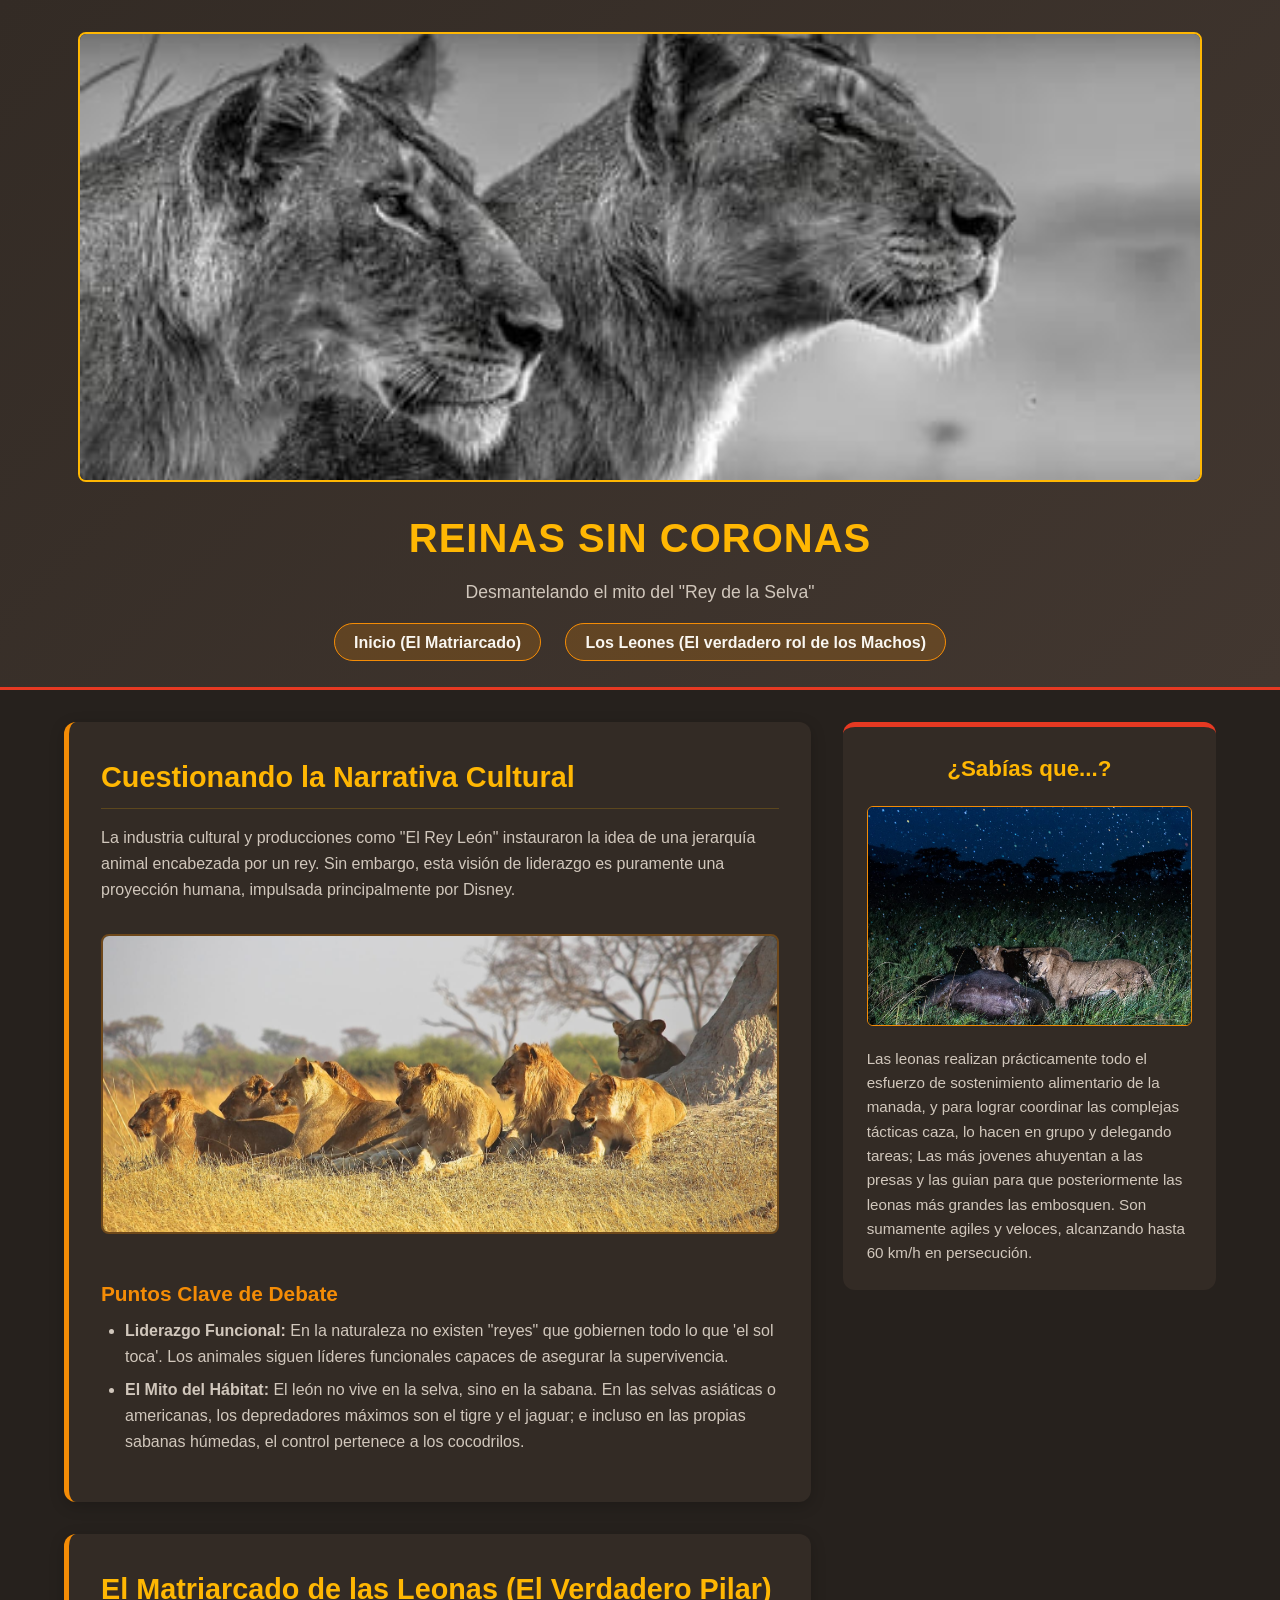
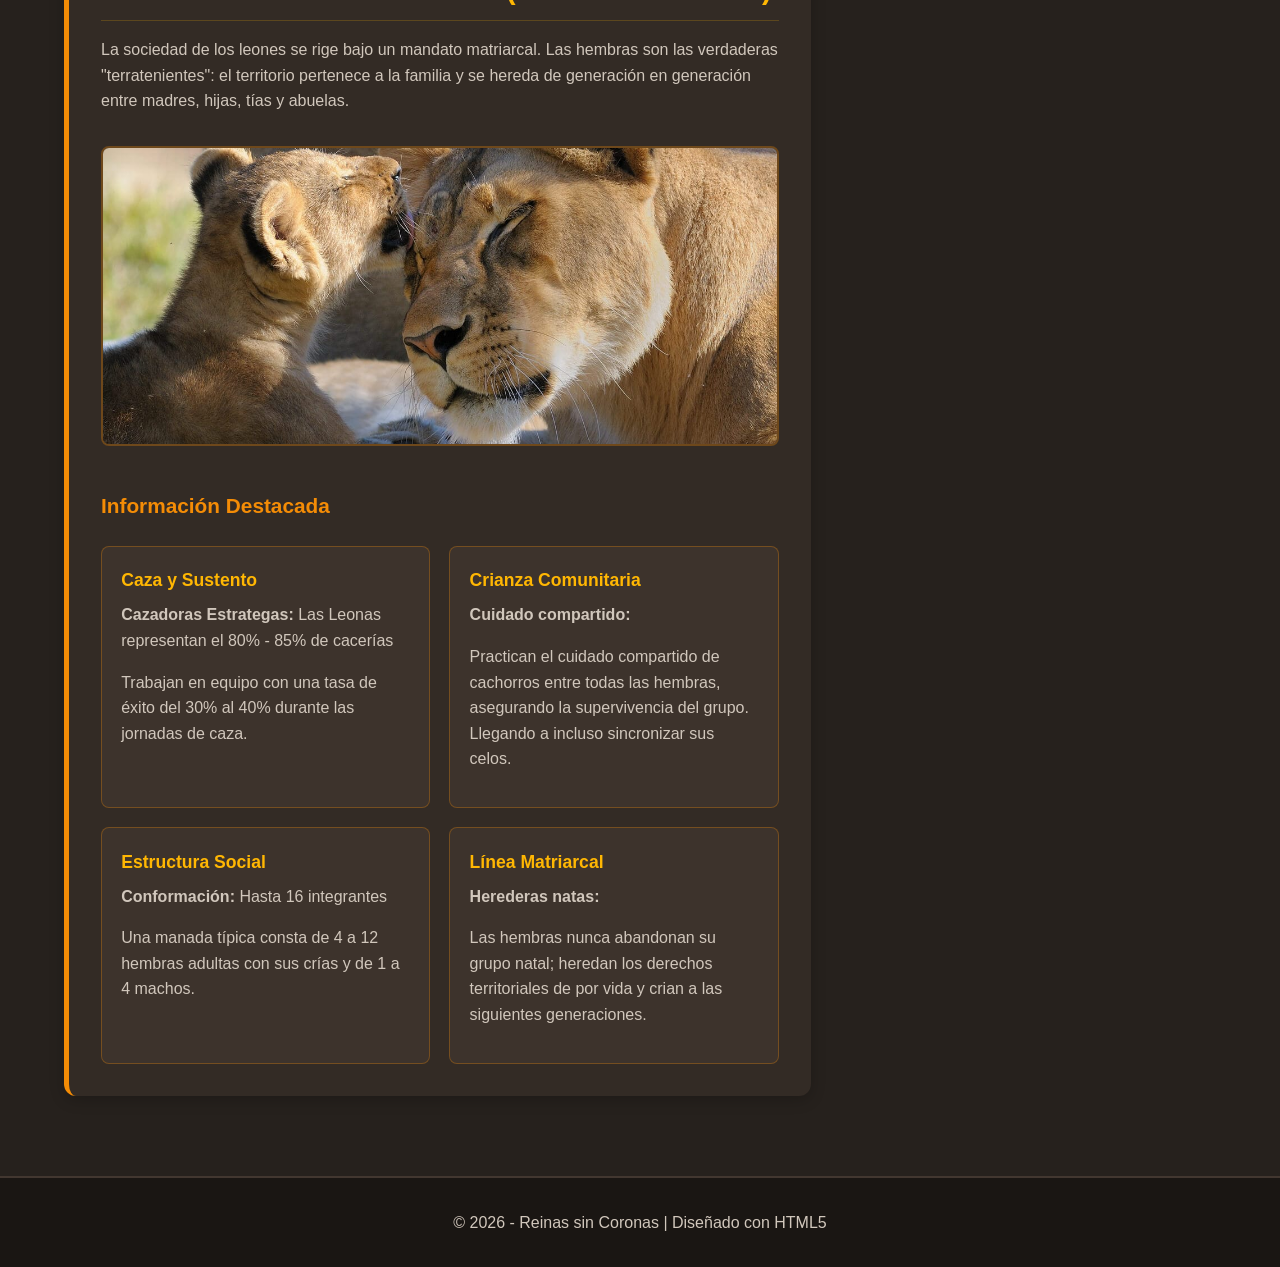
<file: index.html>
<!DOCTYPE html>
<html lang="es">
<head>
    <meta charset="UTF-8">
    <meta name="viewport" content="width=device-width, initial-scale=1.0">
    <title>Reinas sin Coronas - Inicio</title>
    <link rel="stylesheet" href="Css/Estilos.css">
</head>
<body>

    <header>
        <div class="contenedor-header">
            <img src="Assets/portada.jpeg" alt="Leonas" class="imagen-portada">
            <h1>Reinas sin Coronas</h1>
            <p>Desmantelando el mito del "Rey de la Selva"</p>
            <nav>
                <ul>
                    <li><a href="index.html">Inicio (El Matriarcado)</a></li>
                    <li><a href="pagweb2.html">Los Leones (El verdadero rol de los Machos)</a></li>
                </ul>
            </nav>
        </div>
    </header>

    <main class="contenedor-principal">
        
        <div class="contenido-central">
            <section>
                <h2>Cuestionando la Narrativa Cultural</h2>
                <article>
                    <p>La industria cultural y producciones como "El Rey León" instauraron la idea de una jerarquía animal encabezada por un rey. Sin embargo, esta visión de liderazgo es puramente una proyección humana, impulsada principalmente por Disney.</p>
                    
                    <img src="Assets/manada_sin_macho.jpeg" alt="Leonas descansando en comunidad" class="imagen-articulo">

                    <h3>Puntos Clave de Debate</h3>
                    <ul>
                        <li><strong>Liderazgo Funcional:</strong> En la naturaleza no existen "reyes" que gobiernen todo lo que 'el sol toca'. Los animales siguen líderes funcionales capaces de asegurar la supervivencia.</li>
                        <li><strong>El Mito del Hábitat:</strong> El león no vive en la selva, sino en la sabana. En las selvas asiáticas o americanas, los depredadores máximos son el tigre y el jaguar; e incluso en las propias sabanas húmedas, el control pertenece a los cocodrilos.</li>
                    </ul>
                </article>
            </section>

            <section>
                <h2>El Matriarcado de las Leonas (El Verdadero Pilar)</h2>
                <article>
                    <p>La sociedad de los leones se rige bajo un mandato matriarcal. Las hembras son las verdaderas "terratenientes": el territorio pertenece a la familia y se hereda de generación en generación entre madres, hijas, tías y abuelas.</p>
                    
                    <img src="Assets/leona_y_cachorro.jpeg" alt="Mamá y Cachorro" class="imagen-articulo">

                    <h3>Información Destacada</h3>
                    <div class="grid-tarjetas">
                        <div class="tarjeta">
                            <h4>Caza y Sustento</h4>
                            <p><strong>Cazadoras Estrategas:</strong> Las Leonas representan el 80% - 85% de cacerías</p>
                            <p>Trabajan en equipo con una tasa de éxito del 30% al 40% durante las jornadas de caza.</p>
                        </div>
                        <div class="tarjeta">
                            <h4>Crianza Comunitaria</h4>
                            <p><strong>Cuidado compartido:</strong></p>
                            <p>Practican el cuidado compartido de cachorros entre todas las hembras, asegurando la supervivencia del grupo. Llegando a incluso sincronizar sus celos.</p>
                        </div>
                        <div class="tarjeta">
                            <h4>Estructura Social</h4>
                            <p><strong>Conformación:</strong> Hasta 16 integrantes</p>
                            <p>Una manada típica consta de 4 a 12 hembras adultas con sus crías y de 1 a 4 machos.</p>
                        </div>
                        <!-- NUEVA TARJETA 4 -->
                        <div class="tarjeta">
                            <h4>Línea Matriarcal</h4>
                            <p><strong>Herederas natas:</strong></p>
                            <p>Las hembras nunca abandonan su grupo natal; heredan los derechos territoriales de por vida y crian a las siguientes generaciones.</p>
                        </div>
                    </div>
                </article>
            </section>
        </div>

        <aside class="barra-lateral">
            <h3>¿Sabías que...?</h3>
            <img src="Assets/leonas_cazando.jpeg" alt="Leona en plena acción " class="imagen-aside">
            <p>Las leonas realizan prácticamente todo el esfuerzo de sostenimiento alimentario de la manada, y para lograr coordinar las complejas tácticas caza, lo hacen en grupo y delegando tareas; Las más jovenes ahuyentan a las presas y las guian para que posteriormente las leonas más grandes las embosquen. Son sumamente agiles y veloces, alcanzando hasta 60 km/h en persecución.</p>
        </aside>

    </main>

    <footer>
        <p>&copy; 2026 - Reinas sin Coronas | Diseñado con HTML5</p>
    </footer>

</body>
</html>
</file>
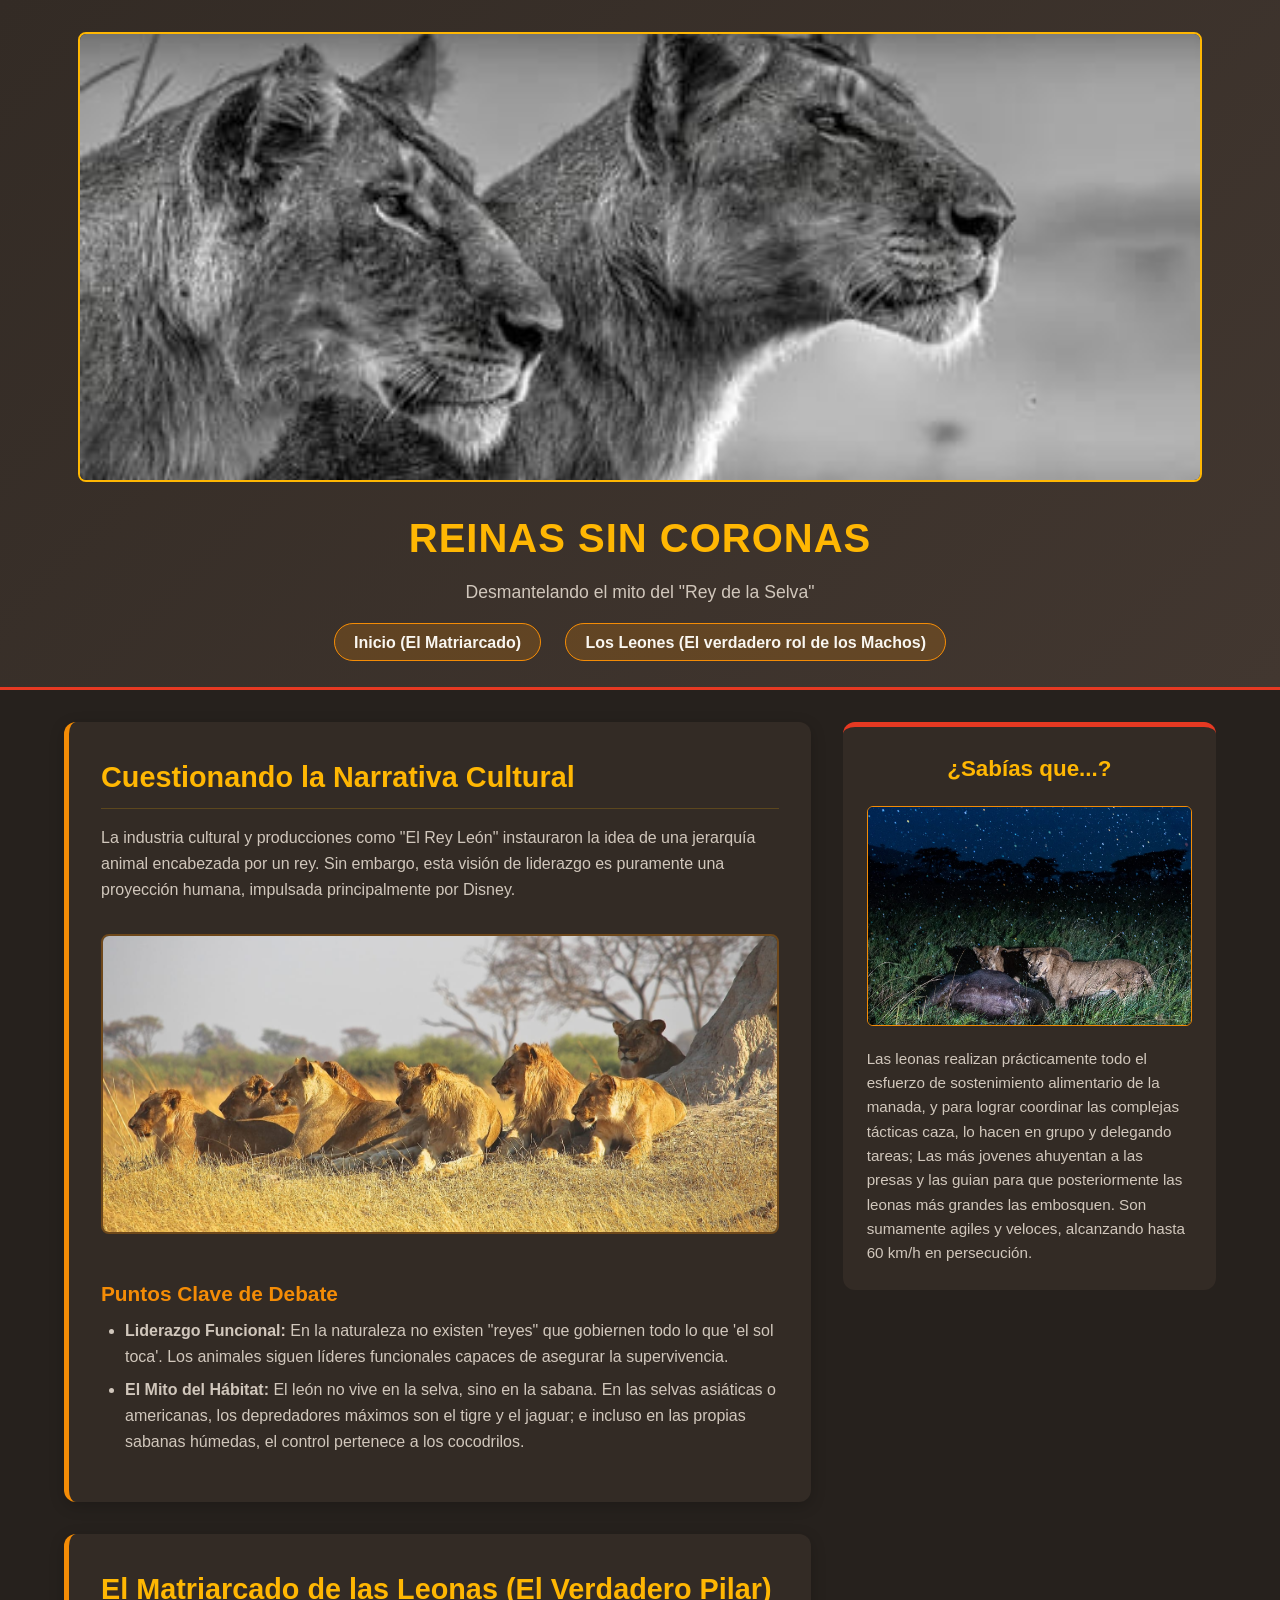
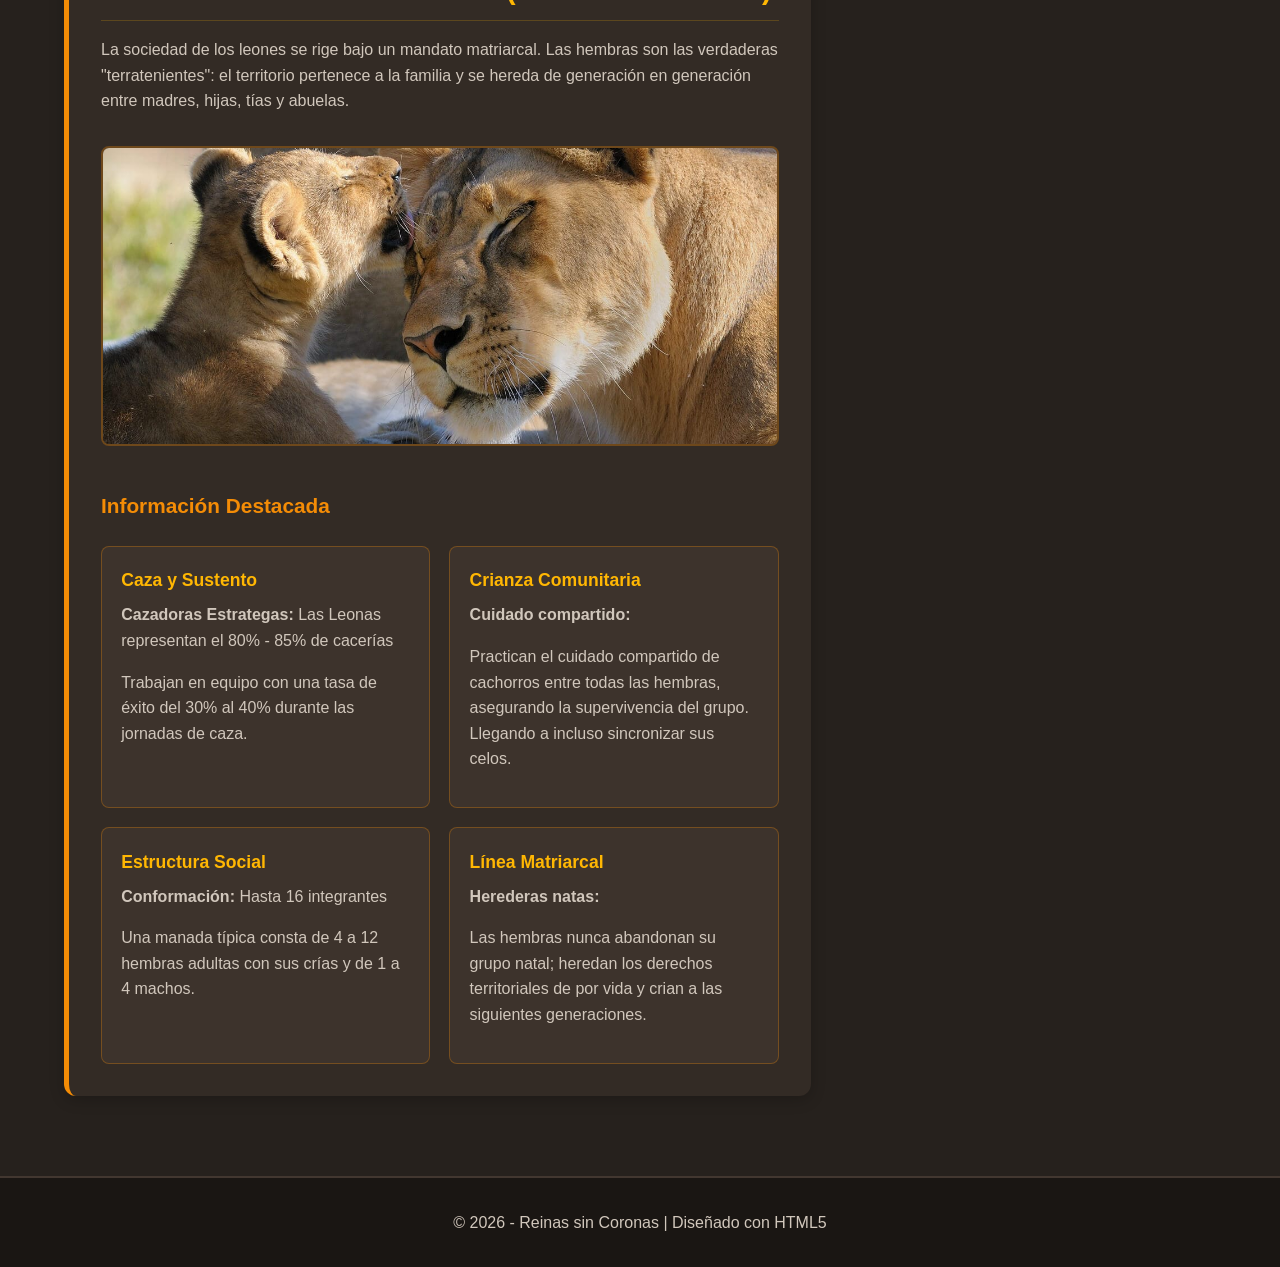
<file: MiPagWeb.html>
<!DOCTYPE html>
<html lang="es">
<head>
    <meta charset="UTF-8">
    <meta name="viewport" content="width=device-width, initial-scale=1.0">
    <title>Reinas sin Coronas - Inicio</title>
    <link rel="stylesheet" href="Css/Estilos.css">
</head>
<body>

    <header>
        <div class="contenedor-header">
            <img src="Assets/portada.jpeg" alt="Leonas" class="imagen-portada">
            <h1>Reinas sin Coronas</h1>
            <p>Desmantelando el mito del "Rey de la Selva"</p>
            <nav>
                <ul>
                    <li><a href="MiPagWeb.html">Inicio (El Matriarcado)</a></li>
                    <li><a href="PagWeb2.html">Los Leones (El verdadero rol de los Machos)</a></li>
                </ul>
            </nav>
        </div>
    </header>

    <main class="contenedor-principal">
        
        <div class="contenido-central">
            <section>
                <h2>Cuestionando la Narrativa Cultural</h2>
                <article>
                    <p>La industria cultural y producciones como "El Rey León" instauraron la idea de una jerarquía animal encabezada por un rey. Sin embargo, esta visión de liderazgo es puramente una proyección humana, impulsada principalmente por Disney.</p>
                    
                    <img src="Assets/manada_sin_macho.jpeg" alt="Leonas descansando en comunidad" class="imagen-articulo">

                    <h3>Puntos Clave de Debate</h3>
                    <ul>
                        <li><strong>Liderazgo Funcional:</strong> En la naturaleza no existen "reyes" que gobiernen todo lo que 'el sol toca'. Los animales siguen líderes funcionales capaces de asegurar la supervivencia.</li>
                        <li><strong>El Mito del Hábitat:</strong> El león no vive en la selva, sino en la sabana. En las selvas asiáticas o americanas, los depredadores máximos son el tigre y el jaguar; e incluso en las propias sabanas húmedas, el control pertenece a los cocodrilos.</li>
                    </ul>
                </article>
            </section>

            <section>
                <h2>El Matriarcado de las Leonas (El Verdadero Pilar)</h2>
                <article>
                    <p>La sociedad de los leones se rige bajo un mandato matriarcal. Las hembras son las verdaderas "terratenientes": el territorio pertenece a la familia y se hereda de generación en generación entre madres, hijas, tías y abuelas.</p>
                    
                    <img src="Assets/leona_y_cachorro.jpeg" alt="Mamá y Cachorro" class="imagen-articulo">

                    <h3>Información Destacada</h3>
                    <div class="grid-tarjetas">
                        <div class="tarjeta">
                            <h4>Caza y Sustento</h4>
                            <p><strong>Cazadoras Estrategas:</strong> Las Leonas representan el 80% - 85% de cacerías</p>
                            <p>Trabajan en equipo con una tasa de éxito del 30% al 40% durante las jornadas de caza.</p>
                        </div>
                        <div class="tarjeta">
                            <h4>Crianza Comunitaria</h4>
                            <p><strong>Cuidado compartido:</strong></p>
                            <p>Practican el cuidado compartido de cachorros entre todas las hembras, asegurando la supervivencia del grupo. Llegando a incluso sincronizar sus celos.</p>
                        </div>
                        <div class="tarjeta">
                            <h4>Estructura Social</h4>
                            <p><strong>Conformación:</strong> Hasta 16 integrantes</p>
                            <p>Una manada típica consta de 4 a 12 hembras adultas con sus crías y de 1 a 4 machos.</p>
                        </div>
                        <!-- NUEVA TARJETA 4 -->
                        <div class="tarjeta">
                            <h4>Línea Matriarcal</h4>
                            <p><strong>Herederas natas:</strong></p>
                            <p>Las hembras nunca abandonan su grupo natal; heredan los derechos territoriales de por vida y crian a las siguientes generaciones.</p>
                        </div>
                    </div>
                </article>
            </section>
        </div>

        <aside class="barra-lateral">
            <h3>¿Sabías que...?</h3>
            <img src="Assets/leonas_cazando.jpeg" alt="Leona en plena acción " class="imagen-aside">
            <p>Las leonas realizan prácticamente todo el esfuerzo de sostenimiento alimentario de la manada, y para lograr coordinar las complejas tácticas caza, lo hacen en grupo y delegando tareas; Las más jovenes ahuyentan a las presas y las guian para que posteriormente las leonas más grandes las embosquen. Son sumamente agiles y veloces, alcanzando hasta 60 km/h en persecución.</p>
        </aside>

    </main>

    <footer>
        <p>&copy; 2026 - Reinas sin Coronas | Diseñado con HTML5</p>
    </footer>

</body>
</html>
</file>
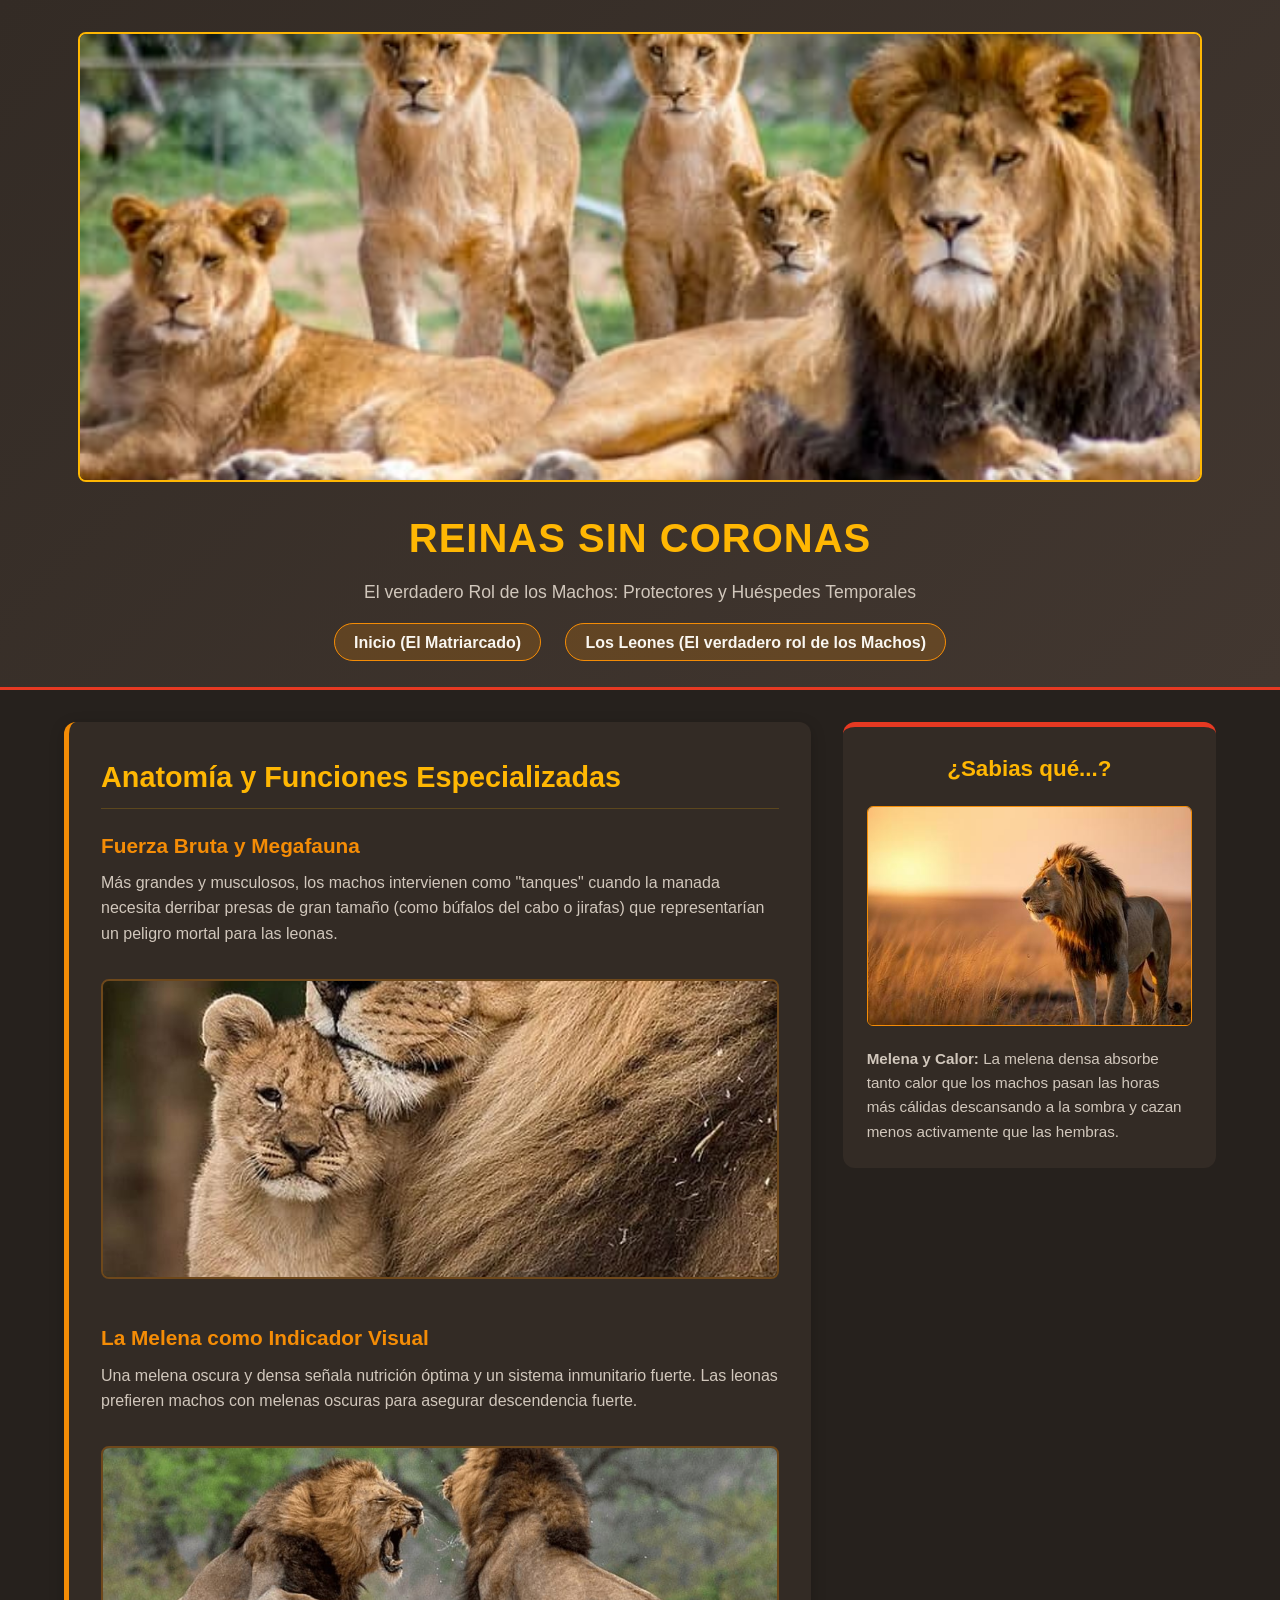
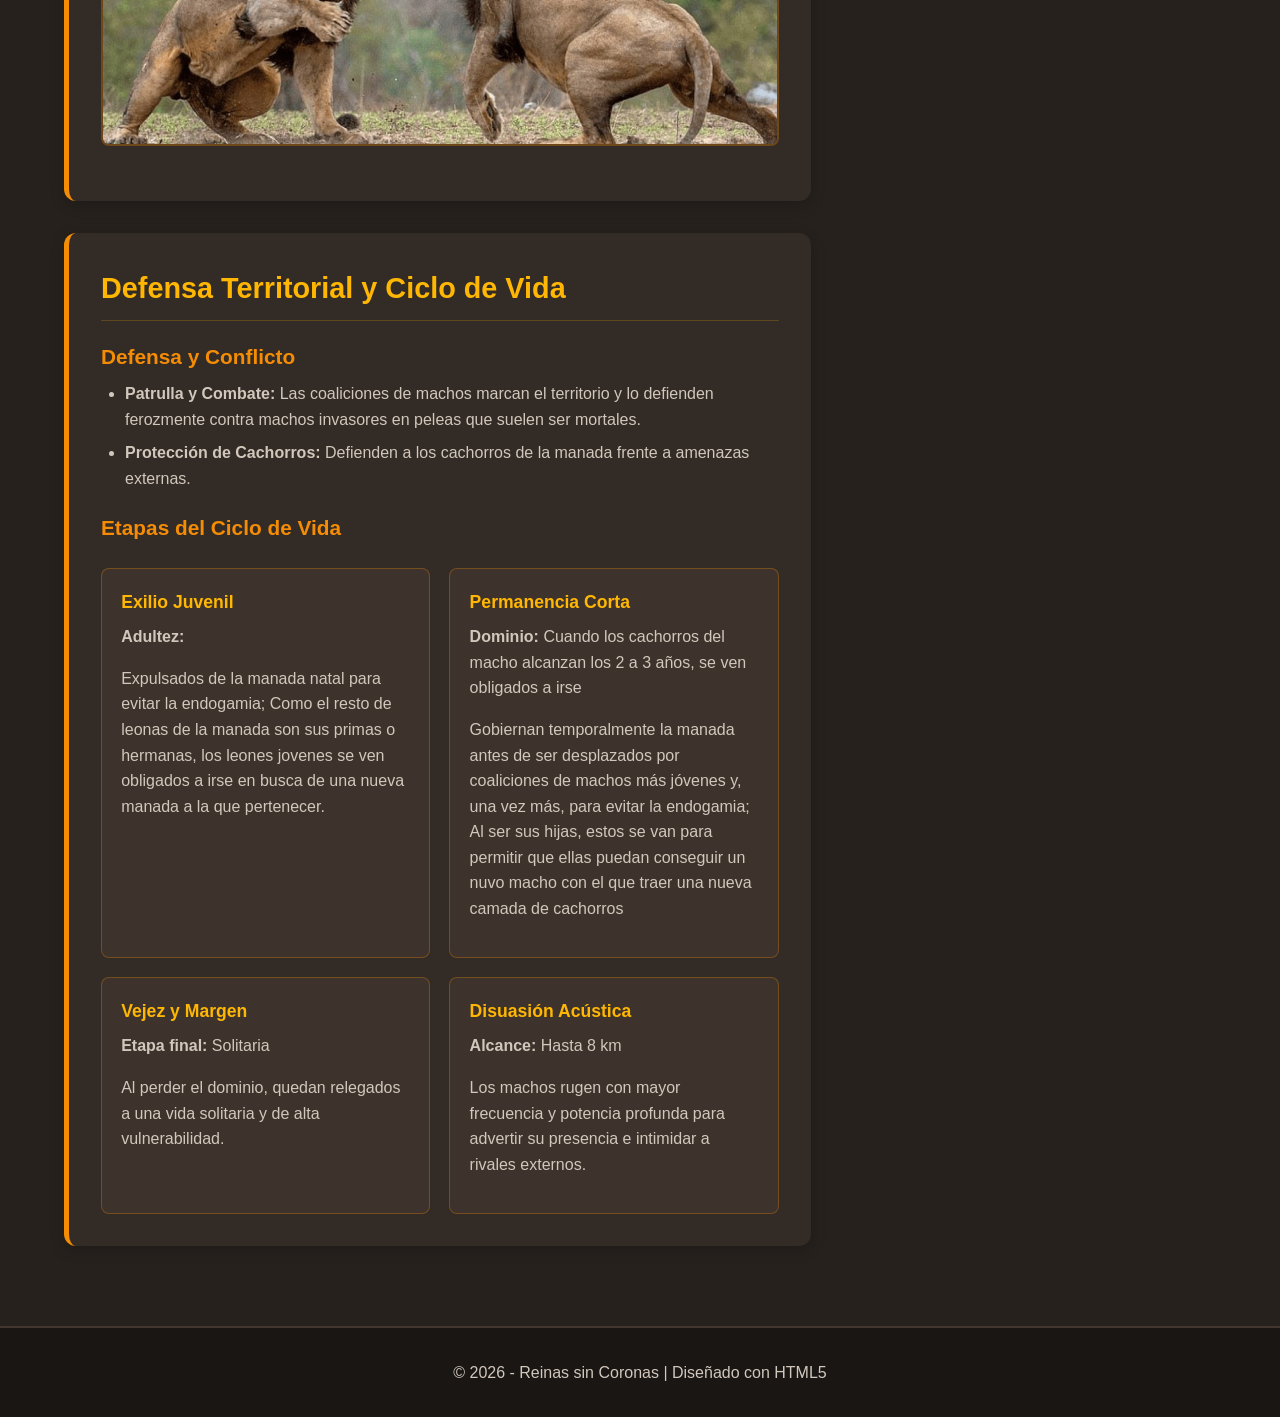
<file: PagWeb2.html>
<!DOCTYPE html>
<html lang="es">
<head>
    <meta charset="UTF-8">
    <meta name="viewport" content="width=device-width, initial-scale=1.0">
    <title>Cargando con una Corona Ajena - Los Leones</title>
    <link rel="stylesheet" href="Css/Estilos.css">
</head>
<body>

    <header>
        <div class="contenedor-header">
            <img src="Assets/manada_con_macho.jpeg" alt="El León macho" class="imagen-portada">
            <h1>Reinas sin Coronas</h1>
            <p>El verdadero Rol de los Machos: Protectores y Huéspedes Temporales</p>
            <nav>
                <ul>
                    <li><a href="index.html">Inicio (El Matriarcado)</a></li>
                    <li><a href="PagWeb2.html">Los Leones (El verdadero rol de los Machos)</a></li>
                </ul>
            </nav>
        </div>
    </header>

    <main class="contenedor-principal">
        
        <div class="contenido-central">
            <section>
                <h2>Anatomía y Funciones Especializadas</h2>
                <article>
                    <h3>Fuerza Bruta y Megafauna</h3>
                    <p>Más grandes y musculosos, los machos intervienen como "tanques" cuando la manada necesita derribar presas de gran tamaño (como búfalos del cabo o jirafas) que representarían un peligro mortal para las leonas.</p>
                    
                    <img src="Assets/leon_y_cachorro.jpeg" alt="León con melena densa" class="imagen-articulo">

                    <h3>La Melena como Indicador Visual</h3>
                    <p>Una melena oscura y densa señala nutrición óptima y un sistema inmunitario fuerte. Las leonas prefieren machos con melenas oscuras para asegurar descendencia fuerte.</p>
                    
                    <img src="Assets/leones_peleando.jpeg" alt="Coalición de leones machos" class="imagen-articulo">
                </article>
            </section>

            <section>
                <h2>Defensa Territorial y Ciclo de Vida</h2>
                <article>
                    <h3>Defensa y Conflicto</h3>
                    <ul>
                        <li><strong>Patrulla y Combate:</strong> Las coaliciones de machos marcan el territorio y lo defienden ferozmente contra machos invasores en peleas que suelen ser mortales.</li>
                        <li><strong>Protección de Cachorros:</strong> Defienden a los cachorros de la manada frente a amenazas externas.</li>
                    </ul>

                    <h3>Etapas del Ciclo de Vida</h3>
                    <div class="grid-tarjetas">
                        <div class="tarjeta">
                            <h4>Exilio Juvenil</h4>
                            <p><strong>Adultez:</strong></p>
                            <p>Expulsados de la manada natal para evitar la endogamia; Como el resto de leonas de la manada son sus primas o hermanas, los leones jovenes se ven obligados a irse en busca de una nueva manada a la que pertenecer.</p>
                        </div>
                        <div class="tarjeta">
                            <h4>Permanencia Corta</h4>
                            <p><strong>Dominio:</strong> Cuando los cachorros del macho alcanzan los 2 a 3 años, se ven obligados a irse</p>
                            <p>Gobiernan temporalmente la manada antes de ser desplazados por coaliciones de machos más jóvenes y, una vez más, para evitar la endogamia; Al ser sus hijas, estos se van para permitir que ellas puedan conseguir un nuvo macho con el que traer una nueva camada de cachorros</p>
                        </div>
                        <div class="tarjeta">
                            <h4>Vejez y Margen</h4>
                            <p><strong>Etapa final:</strong> Solitaria</p>
                            <p>Al perder el dominio, quedan relegados a una vida solitaria y de alta vulnerabilidad.</p>
                        </div>
                        <!-- NUEVA TARJETA 4 -->
                        <div class="tarjeta">
                            <h4>Disuasión Acústica</h4>
                            <p><strong>Alcance:</strong> Hasta 8 km</p>
                            <p>Los machos rugen con mayor frecuencia y potencia profunda para advertir su presencia e intimidar a rivales externos.</p>
                        </div>
                    </div>
                </article>
            </section>
        </div>

        <aside class="barra-lateral">
            <h3>¿Sabias qué...?</h3>
            <img src="Assets/leon_solitario.jpeg" alt="León joven solitario" class="imagen-aside">
            <p><strong>Melena y Calor:</strong> La melena densa absorbe tanto calor que los machos pasan las horas más cálidas descansando a la sombra y cazan menos activamente que las hembras.</p>
        </aside>

    </main>

    <footer>
        <p>&copy; 2026 - Reinas sin Coronas | Diseñado con HTML5</p>
    </footer>

</body>
</html>
</file>
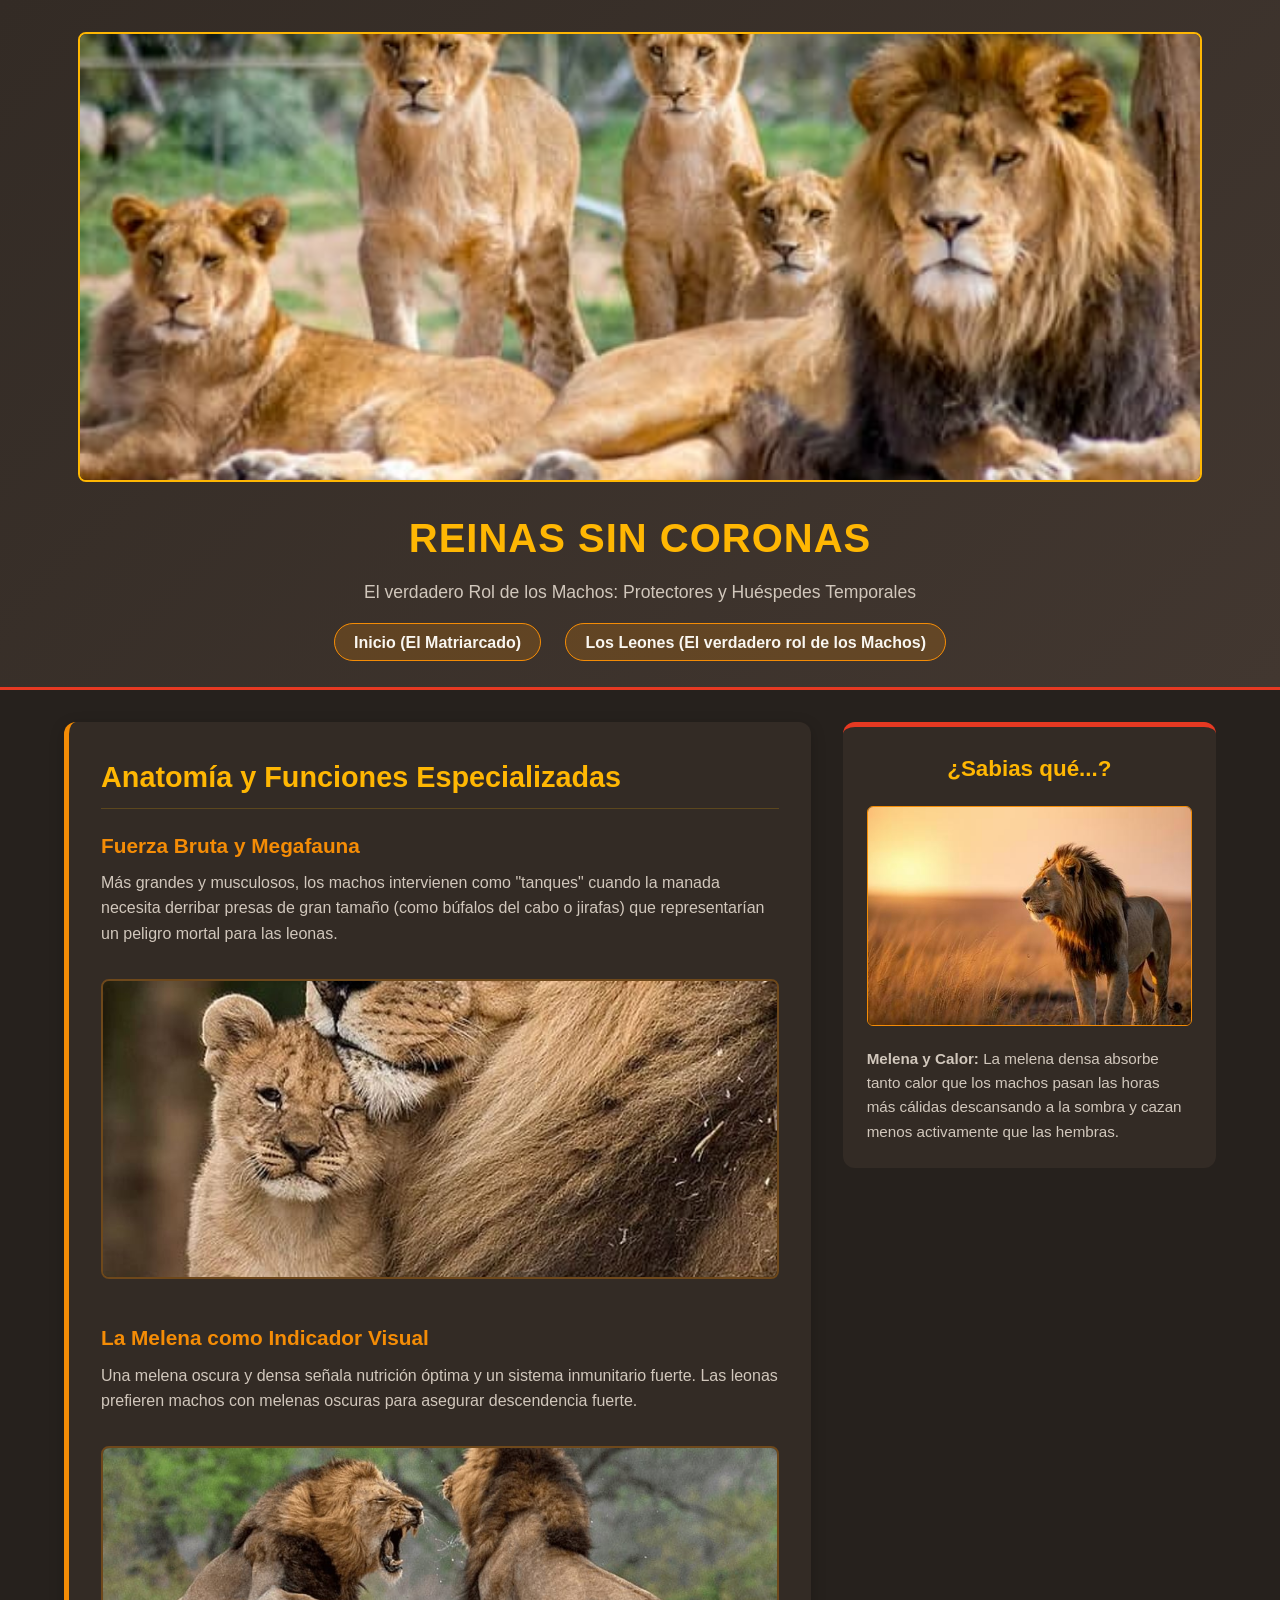
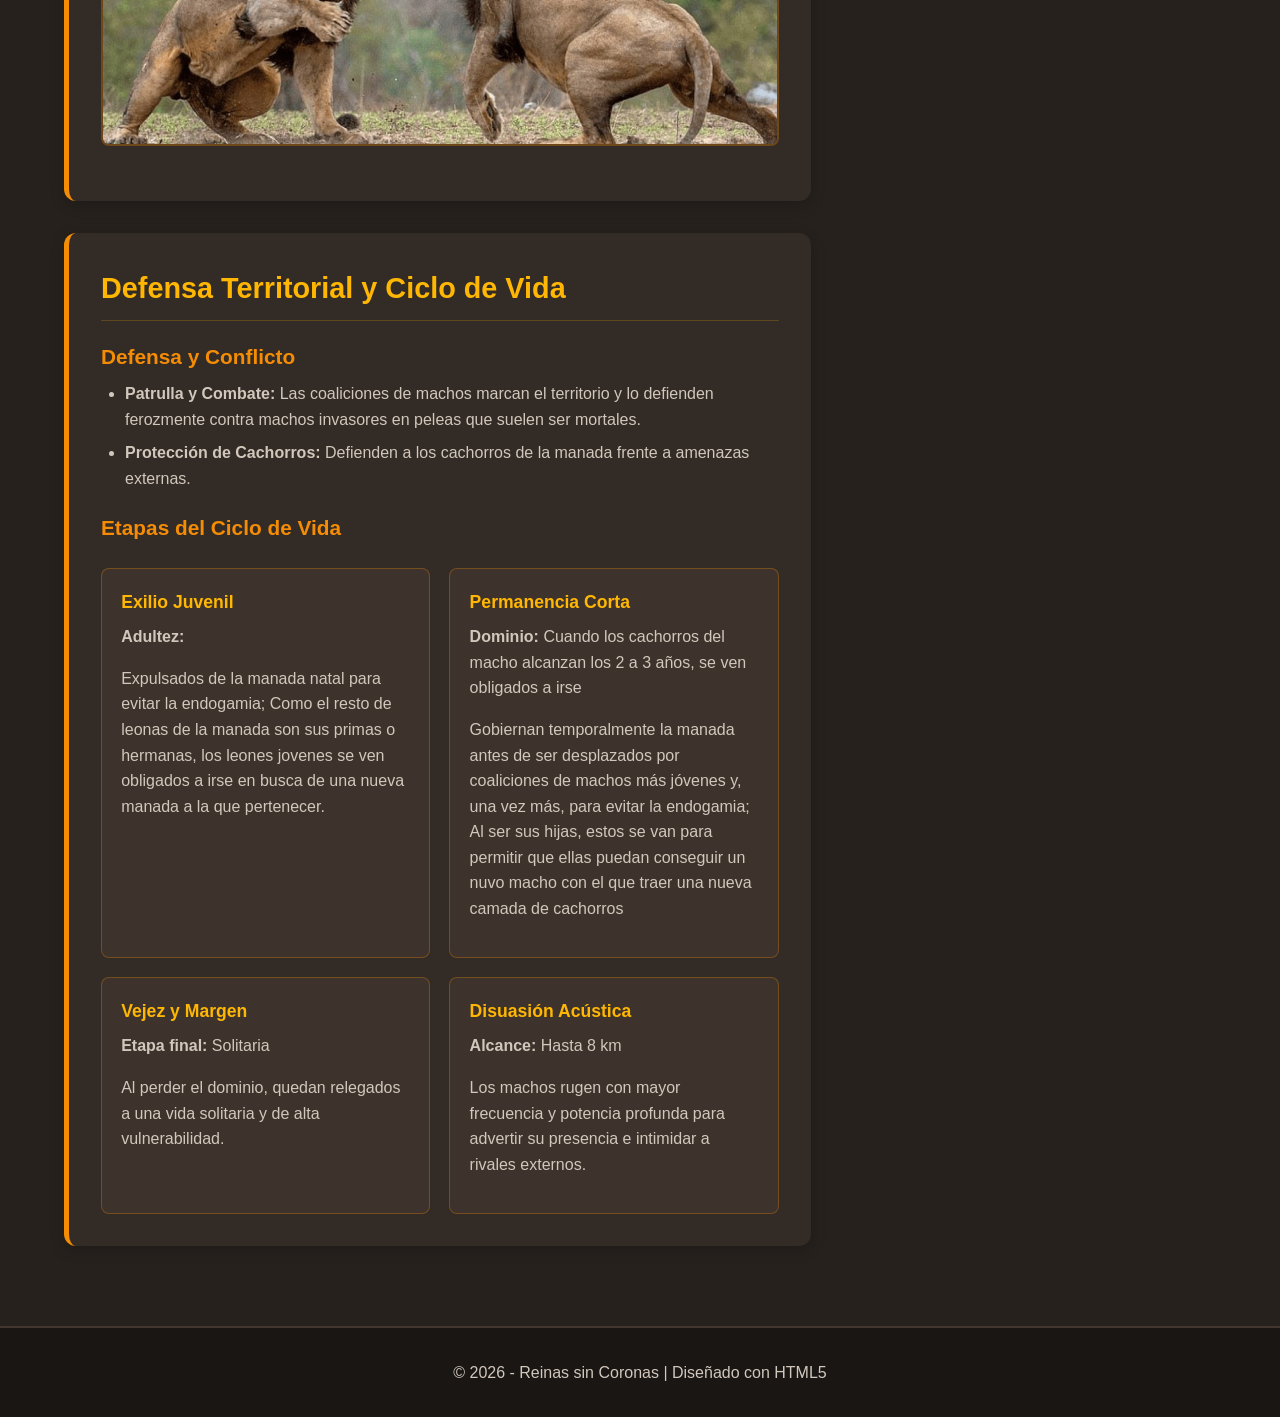
<file: pagweb2.html>
<!DOCTYPE html>
<html lang="es">
<head>
    <meta charset="UTF-8">
    <meta name="viewport" content="width=device-width, initial-scale=1.0">
    <title>Cargando con una Corona Ajena - Los Leones</title>
    <link rel="stylesheet" href="Css/Estilos.css">
</head>
<body>

    <header>
        <div class="contenedor-header">
            <img src="Assets/manada_con_macho.jpeg" alt="El León macho" class="imagen-portada">
            <h1>Reinas sin Coronas</h1>
            <p>El verdadero Rol de los Machos: Protectores y Huéspedes Temporales</p>
            <nav>
                <ul>
                    <li><a href="index.html">Inicio (El Matriarcado)</a></li>
                    <li><a href="pagweb2.html">Los Leones (El verdadero rol de los Machos)</a></li>
                </ul>
            </nav>
        </div>
    </header>

    <main class="contenedor-principal">
        
        <div class="contenido-central">
            <section>
                <h2>Anatomía y Funciones Especializadas</h2>
                <article>
                    <h3>Fuerza Bruta y Megafauna</h3>
                    <p>Más grandes y musculosos, los machos intervienen como "tanques" cuando la manada necesita derribar presas de gran tamaño (como búfalos del cabo o jirafas) que representarían un peligro mortal para las leonas.</p>
                    
                    <img src="Assets/leon_y_cachorro.jpeg" alt="León con melena densa" class="imagen-articulo">

                    <h3>La Melena como Indicador Visual</h3>
                    <p>Una melena oscura y densa señala nutrición óptima y un sistema inmunitario fuerte. Las leonas prefieren machos con melenas oscuras para asegurar descendencia fuerte.</p>
                    
                    <img src="Assets/leones_peleando.jpeg" alt="Coalición de leones machos" class="imagen-articulo">
                </article>
            </section>

            <section>
                <h2>Defensa Territorial y Ciclo de Vida</h2>
                <article>
                    <h3>Defensa y Conflicto</h3>
                    <ul>
                        <li><strong>Patrulla y Combate:</strong> Las coaliciones de machos marcan el territorio y lo defienden ferozmente contra machos invasores en peleas que suelen ser mortales.</li>
                        <li><strong>Protección de Cachorros:</strong> Defienden a los cachorros de la manada frente a amenazas externas.</li>
                    </ul>

                    <h3>Etapas del Ciclo de Vida</h3>
                    <div class="grid-tarjetas">
                        <div class="tarjeta">
                            <h4>Exilio Juvenil</h4>
                            <p><strong>Adultez:</strong></p>
                            <p>Expulsados de la manada natal para evitar la endogamia; Como el resto de leonas de la manada son sus primas o hermanas, los leones jovenes se ven obligados a irse en busca de una nueva manada a la que pertenecer.</p>
                        </div>
                        <div class="tarjeta">
                            <h4>Permanencia Corta</h4>
                            <p><strong>Dominio:</strong> Cuando los cachorros del macho alcanzan los 2 a 3 años, se ven obligados a irse</p>
                            <p>Gobiernan temporalmente la manada antes de ser desplazados por coaliciones de machos más jóvenes y, una vez más, para evitar la endogamia; Al ser sus hijas, estos se van para permitir que ellas puedan conseguir un nuvo macho con el que traer una nueva camada de cachorros</p>
                        </div>
                        <div class="tarjeta">
                            <h4>Vejez y Margen</h4>
                            <p><strong>Etapa final:</strong> Solitaria</p>
                            <p>Al perder el dominio, quedan relegados a una vida solitaria y de alta vulnerabilidad.</p>
                        </div>
                        <!-- NUEVA TARJETA 4 -->
                        <div class="tarjeta">
                            <h4>Disuasión Acústica</h4>
                            <p><strong>Alcance:</strong> Hasta 8 km</p>
                            <p>Los machos rugen con mayor frecuencia y potencia profunda para advertir su presencia e intimidar a rivales externos.</p>
                        </div>
                    </div>
                </article>
            </section>
        </div>

        <aside class="barra-lateral">
            <h3>¿Sabias qué...?</h3>
            <img src="Assets/leon_solitario.jpeg" alt="León joven solitario" class="imagen-aside">
            <p><strong>Melena y Calor:</strong> La melena densa absorbe tanto calor que los machos pasan las horas más cálidas descansando a la sombra y cazan menos activamente que las hembras.</p>
        </aside>

    </main>

    <footer>
        <p>&copy; 2026 - Reinas sin Coronas | Diseñado con HTML5</p>
    </footer>

</body>
</html>
</file>
<file: Css/Estilos.css>
/* ==========================================
   1. VARIABLES DE COLOR Y CONFIGURACIÓN BASE
   ========================================== */
:root {
    --color-fondo: #26211d;            /* Fondo oscuro más suave y cálido (no negro puro) */
    --color-superficie: #332b25;       /* Fondo para tarjetas y bloques más iluminado */
    --color-texto: #f9f6f0;            /* Texto principal en color crema claro */
    --color-texto-secundario: #d1c7bc; /* Texto atenuado legible */
    --color-naranja-fuego: #e63922;    /* Naranja fuerte que roza el rojo */
    --color-naranja: #f48c06;          /* Naranja normal vibrante */
    --color-crema: #ffb703;            /* Amarillo crema suave y cálido */
    --borde-radio: 12px;
}

* {
    margin: 0;
    padding: 0;
    box-sizing: border-box;
}

body {
    font-family: 'Segoe UI', Tahoma, Geneva, Verdana, sans-serif;
    background-color: var(--color-fondo);
    color: var(--color-texto);
    line-height: 1.6;
}

/* ==========================================
   2. ENCABEZADO Y MENÚ DE NAVEGACIÓN
   ========================================== */
header {
    background: linear-gradient(135deg, #332b25 0%, #423730 100%);
    border-bottom: 3px solid var(--color-naranja-fuego);
    padding: 2rem 1rem;
    text-align: center;
}

.contenedor-header h1 {
    font-size: 2.5rem;
    color: var(--color-crema);
    margin-bottom: 0.5rem;
    text-transform: uppercase;
    letter-spacing: 1px;
}

.contenedor-header p {
    color: var(--color-texto-secundario);
    font-size: 1.1rem;
    margin-bottom: 1.5rem;
}

nav ul {
    list-style: none;
    display: flex;
    justify-content: center;
    gap: 1.5rem;
    flex-wrap: wrap;
}

nav a {
    color: var(--color-texto);
    background-color: rgba(244, 140, 6, 0.2);
    padding: 0.6rem 1.2rem;
    border-radius: 20px;
    text-decoration: none;
    font-weight: 600;
    border: 1px solid var(--color-naranja);
    transition: all 0.3s ease;
}

nav a:hover {
    background-color: var(--color-naranja-fuego);
    border-color: var(--color-naranja-fuego);
    color: #ffffff;
    box-shadow: 0 0 10px rgba(230, 57, 34, 0.5);
}

/* ==========================================
   3. DISTRIBUCIÓN PRINCIPAL (CONTENIDO + ASIDE)
   ========================================== */
.contenedor-principal {
    max-width: 1200px;
    margin: 2rem auto;
    padding: 0 1.5rem;
    display: grid;
    grid-template-columns: 2fr 1fr;
    gap: 2rem;
}

@media (max-width: 900px) {
    .contenedor-principal {
        grid-template-columns: 1fr;
    }
}

/* ==========================================
   4. SECCIONES Y ARTÍCULOS
   ========================================== */
section {
    background-color: var(--color-superficie);
    margin-bottom: 2rem;
    padding: 2rem;
    border-radius: var(--borde-radio);
    border-left: 5px solid var(--color-naranja);
    box-shadow: 0 4px 15px rgba(0, 0, 0, 0.2);
}

section h2 {
    color: var(--color-crema);
    font-size: 1.8rem;
    margin-bottom: 1rem;
    border-bottom: 1px solid rgba(255, 183, 3, 0.2);
    padding-bottom: 0.5rem;
}

article h3 {
    color: var(--color-naranja);
    margin: 1.2rem 0 0.5rem 0;
    font-size: 1.3rem;
}

article p {
    margin-bottom: 1rem;
    color: var(--color-texto-secundario);
}

article ul {
    margin-left: 1.5rem;
    margin-bottom: 1rem;
    color: var(--color-texto-secundario);
}

article li {
    margin-bottom: 0.5rem;
}

/* Estilos de Imágenes Visuales */
.imagen-portada {
    width: 90%;
    height: 450px;
    object-fit: cover;
    border-radius: 8px;
    margin-bottom: 1rem;
    border: 2px solid var(--color-crema);
}

.imagen-articulo {
    width: 100%;
    height: 300px;
    object-fit: cover;
    border-radius: 8px;
    margin: 1rem 0;
    border: 2px solid rgba(244, 140, 6, 0.3);
}

.imagen-aside {
    width: 100%;
    height: 220px;
    object-fit: cover;
    border-radius: 6px;
    margin-bottom: 0.8rem;
    border: 1px solid var(--color-naranja);
}

/* ==========================================
   5. TARJETAS Y GRID DE INFORMACIÓN (2 arriba, 2 abajo)
   ========================================== */
.grid-tarjetas {
    display: grid;
    grid-template-columns: repeat(2, 1fr); /* Fuerza exactamente 2 columnas simétricas */
    gap: 1.2rem;
    margin-top: 1.5rem;
}

/* Opcional: Para que en celulares muy chicos baje a 1 columna automáticamente */
@media (max-width: 600px) {
    .grid-tarjetas {
        grid-template-columns: 1fr;
    }
}

.tarjeta {
    background-color: #3d332c;
    border: 1px solid rgba(244, 140, 6, 0.3);
    padding: 1.2rem;
    border-radius: 8px;
    transition: transform 0.2s ease, border-color 0.2s ease;
}

.tarjeta:hover {
    transform: translateY(-5px);
    border-color: var(--color-crema);
}

.tarjeta h4 {
    color: var(--color-crema);
    font-size: 1.1rem;
    margin-bottom: 0.5rem;
}

/* ==========================================
   6. SECCIÓN LATERAL (CURIOSIDADES - ASIDE)
   ========================================== */
.barra-lateral {
    background-color: var(--color-superficie);
    padding: 1.5rem;
    border-radius: var(--borde-radio);
    border-top: 5px solid var(--color-naranja-fuego);
    height: fit-content;
}

.barra-lateral h3 {
    color: var(--color-crema);
    font-size: 1.4rem;
    margin-bottom: 1.2rem;
    text-align: center;
}

.barra-lateral p {
    font-size: 0.95rem;
    color: var(--color-texto-secundario);
}

/* ==========================================
   7. PIE DE PÁGINA (FOOTER)
   ========================================== */
footer {
    background-color: #1a1613;
    text-align: center;
    padding: 2rem;
    color: var(--color-texto-secundario);
    border-top: 2px solid #423730;
    margin-top: 3rem;
}
</file>
